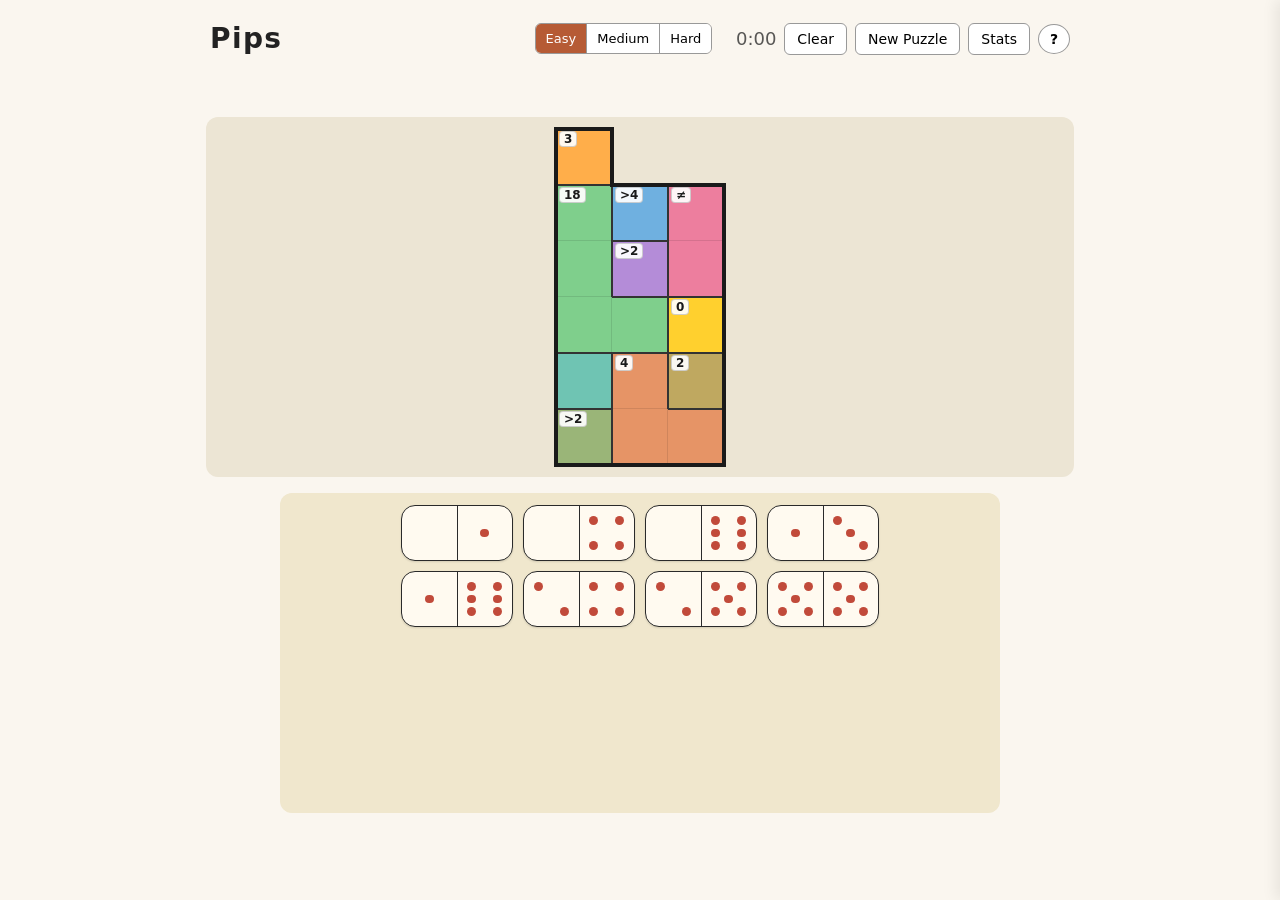
<file: index.html>
<!doctype html>
<html lang="en">
  <head>
    <meta charset="UTF-8" />
    <meta name="viewport" content="width=device-width, initial-scale=1.0" />
    <title>Pips</title>
    <link rel="icon" type="image/svg+xml" href="./favicon.svg" />
    <link rel="stylesheet" href="./src/style.css" />
  </head>
  <body>
    <div id="app">
      <header class="header">
        <h1>Pips</h1>
        <div class="header-controls">
          <div class="difficulty" role="radiogroup" aria-label="Difficulty">
            <button class="diff-btn" data-diff="easy" type="button" title="Solvable by forward deduction only">Easy</button>
            <button class="diff-btn" data-diff="medium" type="button" title="Solvable by forward deduction only">Medium</button>
            <button class="diff-btn" data-diff="hard" type="button" title="Solvable by forward deduction only">Hard</button>
          </div>
          <span id="timer" class="timer">0:00</span>
          <button id="clear-all" type="button">Clear</button>
          <button id="new-puzzle" type="button">New Puzzle</button>
          <button id="toggle-stats" type="button">Stats</button>
          <button id="show-instructions" type="button" aria-label="Instructions">?</button>
        </div>
      </header>
      <main>
        <div id="status" class="status" aria-live="polite"></div>
        <div id="board-wrap" class="board-wrap">
          <div id="board" class="board"></div>
          <div id="loading" class="loading">Generating puzzle…</div>
        </div>
        <div id="tray" class="tray"></div>
      </main>
      <aside id="stats-panel" class="stats-panel hidden" aria-hidden="true"></aside>
    </div>
    <script type="module" src="./src/main.js"></script>
  </body>
</html>
</file>
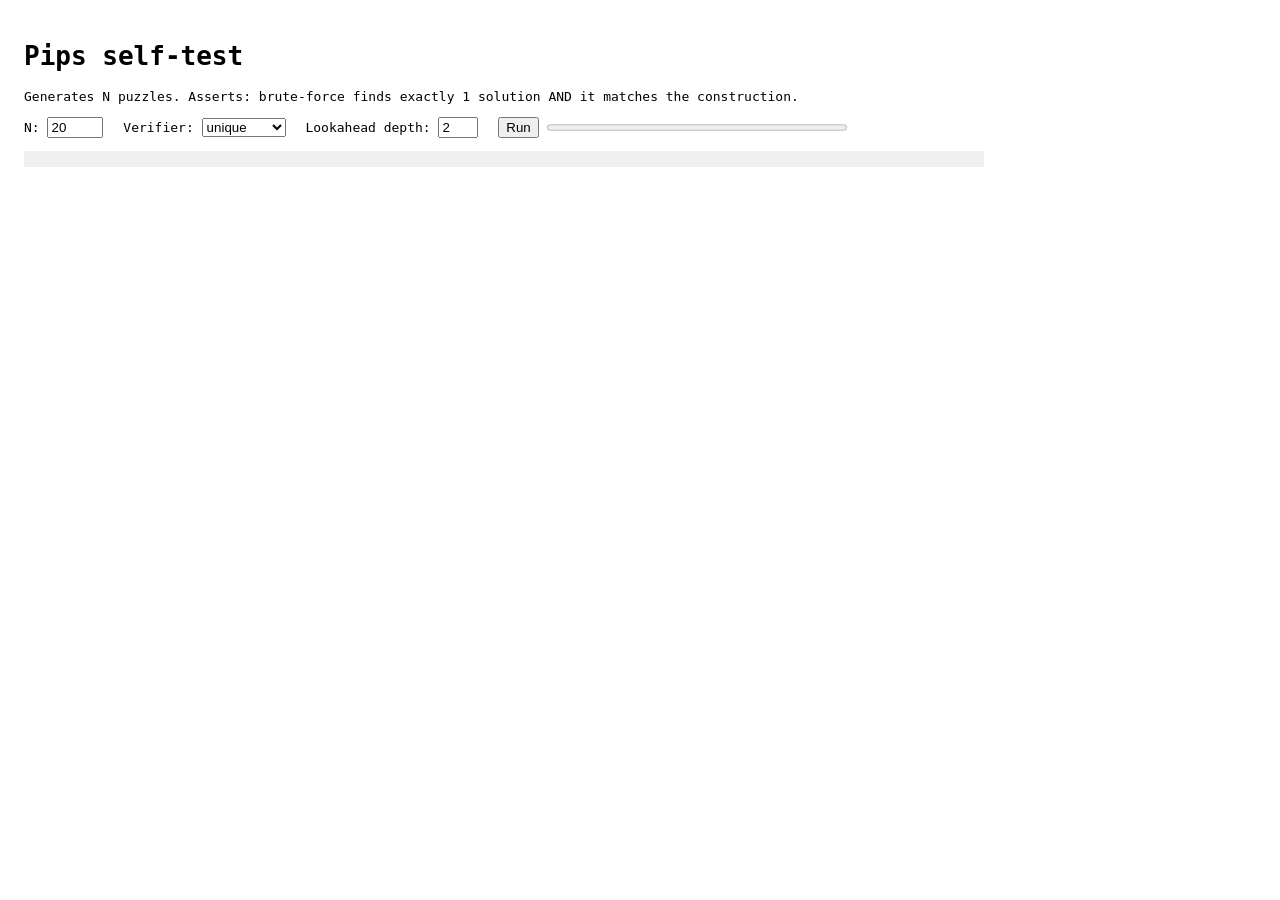
<file: selftest.html>
<!doctype html>
<html lang="en">
  <head>
    <meta charset="UTF-8" />
    <title>Pips Self-Test</title>
    <style>
      body { font-family: monospace; padding: 16px; max-width: 960px; }
      .pass { color: #2c8a4a; }
      .fail { color: #c14a3a; font-weight: bold; }
      pre { background: #f0f0f0; padding: 8px; overflow-x: auto; }
      progress { width: 300px; }
      .controls label { margin-right: 12px; }
    </style>
  </head>
  <body>
    <h1>Pips self-test</h1>
    <p>Generates N puzzles. Asserts: brute-force finds exactly 1 solution AND it matches the construction.</p>
    <p class="controls">
      <label>N: <input id="count" type="number" value="20" min="1" max="500" /></label>
      <label>Verifier:
        <select id="verifier">
          <option value="unique" selected>unique</option>
          <option value="lookahead">lookahead</option>
        </select>
      </label>
      <label>Lookahead depth: <input id="depth" type="number" value="2" min="0" max="3" /></label>
      <button id="run">Run</button>
      <progress id="progress" max="20" value="0"></progress>
    </p>
    <div id="status"></div>
    <pre id="log"></pre>
    <script type="module">
      import { generatePuzzle } from './src/puzzle/generator.js';
      import { bruteForceCount } from './src/puzzle/solver.js';

      const status = document.getElementById('status');
      const log = document.getElementById('log');
      const progress = document.getElementById('progress');

      function logLine(s, cls) {
        const span = document.createElement('span');
        if (cls) span.className = cls;
        span.textContent = s + '\n';
        log.appendChild(span);
      }

      async function run() {
        log.textContent = '';
        status.textContent = '';
        const N = parseInt(document.getElementById('count').value, 10) || 20;
        const verifier = document.getElementById('verifier').value;
        const depth = parseInt(document.getElementById('depth').value, 10) || 0;
        progress.max = N;
        progress.value = 0;

        let pass = 0, fail = 0;
        const startAll = performance.now();
        let totalGenMs = 0, totalBruteMs = 0;
        let attemptsTotal = 0;
        const sizeHist = {};
        const constraintHist = { sum: 0, eq: 0, neq: 0, each: 0, lt: 0, gt: 0, blank: 0 };

        for (let i = 0; i < N; i++) {
          await new Promise((r) => setTimeout(r, 0));

          let puzzle, attempts, durationMs;
          try {
            const diff = (new URLSearchParams(location.search)).get('difficulty') || 'easy';
            const out = generatePuzzle(Math.random, { verifier, lookaheadDepth: depth, difficulty: diff });
            puzzle = out.puzzle;
            attempts = out.attempts;
            durationMs = out.durationMs;
          } catch (e) {
            if (fail < 3) logLine(`#${i + 1}: GENERATION FAILED: ${e.message}`, 'fail');
            else if (fail === 3) logLine('… (further generation failures suppressed)', 'fail');
            fail++;
            progress.value = i + 1;
            continue;
          }
          attemptsTotal += attempts;
          totalGenMs += durationMs;
          const sizeKey = `${puzzle.cells.length}cells/${puzzle.regions.length}reg`;
          sizeHist[sizeKey] = (sizeHist[sizeKey] || 0) + 1;
          for (const r of puzzle.regions) constraintHist[r.constraint.kind]++;

          const t2 = performance.now();
          const sols = bruteForceCount(puzzle, 2, 2_000_000);
          totalBruteMs += performance.now() - t2;

          // bruteForceCount returns "aborted" sentinels (length 2 with .aborted)
          // when it exhausts its node budget — treat as uncertain, don't fail.
          if (sols.length === 2 && sols[0].aborted) {
            // Skip; trust the generator's verifier.
            pass++;
            progress.value = i + 1;
            continue;
          }
          if (sols.length !== 1) {
            logLine(`#${i + 1}: brute force found ${sols.length} solutions, expected 1`, 'fail');
            fail++;
            progress.value = i + 1;
            continue;
          }

          // Verify the constructed solution is what brute force found.
          let match = true;
          for (let c = 0; c < puzzle.cells.length; c++) {
            if (sols[0].cellValue[c] !== puzzle.solution.cellValue[c]) { match = false; break; }
          }
          if (!match) {
            logLine(`#${i + 1}: brute solution disagrees with constructed solution`, 'fail');
            fail++;
            progress.value = i + 1;
            continue;
          }

          pass++;
          progress.value = i + 1;
        }

        const totalAll = performance.now() - startAll;
        logLine('');
        logLine(`Passed:  ${pass}/${N}`, pass === N ? 'pass' : 'fail');
        logLine(`Failed:  ${fail}/${N}`, fail === 0 ? 'pass' : 'fail');
        if (pass > 0) {
          logLine(`Avg gen attempts: ${(attemptsTotal / pass).toFixed(1)}`);
          logLine(`Avg gen time: ${(totalGenMs / pass).toFixed(0)}ms`);
          logLine(`Avg brute-force verify time: ${(totalBruteMs / pass).toFixed(1)}ms`);
        }
        logLine(`Total wall: ${totalAll.toFixed(0)}ms`);
        logLine('Size histogram:');
        for (const k of Object.keys(sizeHist).sort()) logLine(`  ${k}: ${sizeHist[k]}`);
        logLine('Constraint kinds across all regions:');
        for (const k of Object.keys(constraintHist)) if (constraintHist[k]) logLine(`  ${k}: ${constraintHist[k]}`);
      }

      document.getElementById('run').addEventListener('click', run);

      // Auto-run when ?auto=1[&n=N][&verifier=unique|lookahead][&depth=K]
      const params = new URLSearchParams(location.search);
      if (params.get('auto') === '1') {
        if (params.get('n')) document.getElementById('count').value = params.get('n');
        if (params.get('verifier')) document.getElementById('verifier').value = params.get('verifier');
        if (params.get('depth')) document.getElementById('depth').value = params.get('depth');
        run().then(() => {
          // Mark completion so headless drivers know to dump.
          document.body.setAttribute('data-done', '1');
        });
      }
    </script>
  </body>
</html>
</file>
<file: src/style.css>
:root {
  /* Cell size scales with viewport width on small screens so the board and
     tray fit on phones. Floor at 40px to keep touch targets usable; ceiling
     at 56px so wide screens don't grow boards beyond the design. */
  --cell: clamp(40px, 12vw, 56px);
  --bg: #faf6ef;
  --board-bg: #ece5d4;
  --grid-line: rgba(0, 0, 0, 0.10);
  --region-line: #333;
  --region-line-strong: #222;
  --domino-bg: #fffaf0;
  --domino-border: #2a2a2a;
  --pip: #c14a3a;
  --pip-locked: #1a1a1a;
  --accent: #b65b35;
  --good: #2c8a4a;
  --bad: #c14a3a;
}

* { box-sizing: border-box; }

body {
  margin: 0;
  font-family: -apple-system, BlinkMacSystemFont, "Segoe UI", system-ui, sans-serif;
  background: var(--bg);
  color: #222;
  -webkit-user-select: none;
  user-select: none;
  overflow-x: hidden;
}

#app {
  max-width: 900px;
  margin: 0 auto;
  padding: 16px;
}

.header {
  display: flex;
  align-items: center;
  justify-content: space-between;
  flex-wrap: wrap;
  gap: 10px;
  padding: 6px 4px 18px;
}
.header h1 {
  margin: 0;
  font-weight: 700;
  font-size: 28px;
  letter-spacing: 0.05em;
}
.header-controls {
  display: flex;
  gap: 8px;
  row-gap: 8px;
  align-items: center;
  flex-wrap: wrap;
  justify-content: flex-end;
}
.timer {
  font-variant-numeric: tabular-nums;
  font-size: 18px;
  min-width: 56px;
  text-align: right;
  opacity: 0.75;
}
button {
  background: #fff;
  border: 1px solid #999;
  border-radius: 6px;
  padding: 7px 12px;
  font-size: 14px;
  cursor: pointer;
  font-family: inherit;
}
button:hover { background: #f3edd7; }
button:active { background: #e7dfb7; }

.difficulty {
  display: inline-flex;
  border: 1px solid #999;
  border-radius: 6px;
  overflow: hidden;
}
.difficulty .diff-btn {
  border: none;
  border-radius: 0;
  padding: 7px 10px;
  font-size: 13px;
  background: #fff;
}
.difficulty .diff-btn + .diff-btn { border-left: 1px solid #999; }
.difficulty .diff-btn[aria-pressed="true"] { background: var(--accent); color: #fff; }
.difficulty .diff-btn[aria-pressed="true"]:hover { background: var(--accent); color: #fff; }

.status {
  min-height: 28px;
  font-size: 16px;
  font-weight: 600;
  text-align: center;
  margin: 8px 0;
}
.status.good { color: var(--good); }
.status.bad { color: var(--bad); }

.board-wrap {
  display: flex;
  justify-content: center;
  position: relative;
  margin: 0 auto;
  padding: 12px;
  background: var(--board-bg);
  border-radius: 12px;
}

.board {
  position: relative;
  display: grid;
  background: transparent;
  /* grid-template set inline */
}
.board::after {
  content: '';
  position: absolute;
  inset: 0;
  pointer-events: none;
}

.cell {
  width: var(--cell);
  height: var(--cell);
  position: relative;
  background: #fffdf6;
}
.cell.blocked { background: transparent; visibility: hidden; }

/* thin grid lines on every cell */
.cell::before {
  content: '';
  position: absolute;
  inset: 0;
  border-right: 1px solid var(--grid-line);
  border-bottom: 1px solid var(--grid-line);
  pointer-events: none;
}

/* region edges drawn as overlaid spans on the appropriate sides */
.cell .edge-overlay {
  position: absolute; inset: 0; pointer-events: none;
}
.cell .edge-overlay > span { position: absolute; background: var(--region-line); }
.cell .edge-overlay .e-top    { top: -1px; left: 0; right: 0; height: 2px; }
.cell .edge-overlay .e-right  { top: 0; right: -1px; bottom: 0; width: 2px; }
.cell .edge-overlay .e-bottom { bottom: -1px; left: 0; right: 0; height: 2px; }
.cell .edge-overlay .e-left   { top: 0; left: -1px; bottom: 0; width: 2px; }
/* Edges that border the outside of the grid are thicker + darker so the
   board outline reads clearly against region boundaries. Each boundary span
   extends into the perpendicular axis (left/right for horizontal spans,
   top/bottom for vertical spans) so corners fill without notches. */
.cell .edge-overlay > span.boundary { background: #1a1a1a; z-index: 4; }
.cell .edge-overlay .e-top.boundary    { top: -2px;    left: -2px;   right: -2px;  height: 4px; }
.cell .edge-overlay .e-right.boundary  { right: -2px;  top: -2px;    bottom: -2px; width: 4px; }
.cell .edge-overlay .e-bottom.boundary { bottom: -2px; left: -2px;   right: -2px;  height: 4px; }
.cell .edge-overlay .e-left.boundary   { left: -2px;   top: -2px;    bottom: -2px; width: 4px; }

.region-label {
  position: absolute;
  font-size: 12px;
  line-height: 14px;
  font-weight: 700;
  color: #1a1a1a;
  background: rgba(255, 255, 255, 0.92);
  border: 1px solid rgba(0, 0, 0, 0.18);
  border-radius: 4px;
  padding: 0 4px;
  pointer-events: none;
  white-space: nowrap;
  z-index: 5;
}

.slot-highlight {
  position: absolute;
  pointer-events: none;
  border: 2px dashed var(--accent);
  border-radius: 4px;
  opacity: 0;
  transition: opacity 100ms;
}
.slot-highlight.show { opacity: 1; }

.tray {
  position: relative;
  width: 100%;
  max-width: 720px;
  margin: 16px auto 0;
  padding: 12px;
  min-height: calc(5 * var(--cell) + 40px);
  border-radius: 12px;
  background: #f0e7cd;
  overflow: visible;
}

.domino {
  position: absolute;
  display: flex;
  background: var(--domino-bg);
  border: 1.5px solid var(--domino-border);
  border-radius: 14px;
  cursor: grab;
  touch-action: none;
  box-shadow: 0 1px 2px rgba(0, 0, 0, 0.12);
  width: calc(2 * var(--cell));
  height: var(--cell);
  z-index: 2;
}
/* Once placed on the board, dominoes are translucent so the region color
   underneath remains clearly visible. Tray + drag visuals stay fully opaque. */
.board > .domino {
  background: rgba(255, 250, 240, 0.50);
}
/* Locked placed dominoes read as committed: more opaque, accent border. */
.board > .domino.locked {
  box-shadow: inset 0 0 0 3px var(--domino-border);
  cursor: pointer;
}
.board > .domino.locked .pip { background: var(--pip-locked); }
.domino.vertical { flex-direction: column; width: var(--cell); height: calc(2 * var(--cell)); }
.domino:active { cursor: grabbing; }
.domino.dragging { cursor: grabbing; box-shadow: 0 6px 14px rgba(0, 0, 0, 0.20); z-index: 1000; }

.domino .half {
  flex: 1;
  position: relative;
  display: grid;
  grid-template-columns: repeat(3, 1fr);
  grid-template-rows: repeat(3, 1fr);
  /* Use --cell-relative padding so pip sizes stay constant when the domino is
     rotated. (Percentage padding resolves against the domino's width, which
     differs between horizontal and vertical orientations.) */
  padding: calc(0.14 * var(--cell));
  gap: 0;
}
.domino.horizontal .half:first-child { border-right: 1.5px solid var(--domino-border); }
.domino.vertical .half:first-child { border-bottom: 1.5px solid var(--domino-border); }

.pip {
  background: var(--pip);
  border-radius: 50%;
  align-self: center;
  justify-self: center;
  width: 70%;
  height: 70%;
}

.placed-domino {
  position: absolute;
}

.loading {
  position: absolute;
  inset: 0;
  display: flex;
  align-items: center;
  justify-content: center;
  font-size: 14px;
  color: #666;
  background: rgba(250, 246, 239, 0.85);
}
.loading.hidden { display: none; }

.stats-panel {
  position: fixed;
  top: 0; right: 0; height: 100vh; width: 320px;
  background: #fff;
  border-left: 1px solid #d4cba8;
  box-shadow: -4px 0 14px rgba(0, 0, 0, 0.08);
  padding: 18px;
  overflow-y: auto;
  transform: translateX(0);
  transition: transform 200ms;
  z-index: 10;
}
.stats-panel.hidden { transform: translateX(100%); pointer-events: none; }
.stats-header { display: flex; align-items: center; justify-content: space-between; margin-bottom: 4px; }
.stats-panel h2 { margin: 0 0 8px; font-size: 18px; }
.stats-close {
  background: transparent;
  border: none;
  font-size: 26px;
  line-height: 1;
  padding: 4px 10px;
  cursor: pointer;
  color: #555;
}
.stats-close:hover { color: #000; }
.stats-section { margin-top: 16px; padding-top: 10px; border-top: 1px solid #e5dec3; }
.stats-section:first-of-type { margin-top: 4px; padding-top: 0; border-top: none; }
.stats-section-title { margin: 0 0 6px; font-size: 14px; text-transform: uppercase; letter-spacing: 0.06em; color: #555; }
.stat-row { display: flex; justify-content: space-between; padding: 4px 0; font-size: 14px; }
.stat-row span:last-child { font-variant-numeric: tabular-nums; font-weight: 600; }
.histogram { margin-top: 4px; }
.histogram svg { display: block; }
.histogram-label { margin-top: 10px; font-size: 11px; text-transform: uppercase; letter-spacing: 0.06em; color: #777; }
.stats-actions { margin-top: 12px; }
.stats-actions button { font-size: 12px; padding: 4px 8px; }

/* ---- personal-best celebration overlay ---- */
.celebrate {
  position: fixed;
  inset: 0;
  display: flex;
  align-items: center;
  justify-content: center;
  z-index: 1000;
  pointer-events: auto;
  background: rgba(0, 0, 0, 0.0);
  cursor: pointer;
}
.celebrate-card {
  position: relative;
  background: rgba(255, 255, 250, 0.97);
  border: 4px solid var(--accent);
  border-radius: 20px;
  padding: 26px 36px;
  text-align: center;
  box-shadow: 0 12px 32px rgba(0, 0, 0, 0.20);
  animation: celebrate-pop 480ms cubic-bezier(.2,.9,.2,1.4) both;
  z-index: 2;
}
.celebrate-animal {
  display: block;
  font-size: 84px;
  line-height: 1;
  animation: celebrate-bounce 900ms ease-in-out 480ms infinite alternate;
}
.celebrate-text {
  margin-top: 10px;
  font-size: 22px;
  font-weight: 800;
  color: var(--accent);
  letter-spacing: 0.02em;
}
.celebrate-particle {
  position: absolute;
  top: 50%;
  left: 50%;
  transform: translate(-50%, -50%);
  pointer-events: none;
  animation: celebrate-burst 1500ms cubic-bezier(.2,.7,.2,1) forwards;
  z-index: 1;
}
.celebrate-fading { animation: celebrate-fadeout 380ms forwards; }

@keyframes celebrate-pop {
  0%   { transform: scale(0.3) rotate(-8deg); opacity: 0; }
  60%  { transform: scale(1.08) rotate(2deg); opacity: 1; }
  100% { transform: scale(1)    rotate(0); opacity: 1; }
}
@keyframes celebrate-bounce {
  from { transform: translateY(0) rotate(-3deg); }
  to   { transform: translateY(-6px) rotate(3deg); }
}
@keyframes celebrate-burst {
  0%   { transform: translate(-50%, -50%) scale(0.4); opacity: 1; }
  20%  { opacity: 1; }
  100% { transform: translate(calc(-50% + var(--dx)), calc(-50% + var(--dy))) scale(1.1); opacity: 0; }
}
@keyframes celebrate-fadeout {
  to { opacity: 0; }
}

/* ---- Instructions modal ---- */
#show-instructions {
  font-weight: 700;
  width: 32px;
  padding: 6px 0;
  border-radius: 50%;
}
.instructions-overlay {
  position: fixed;
  inset: 0;
  display: flex;
  align-items: center;
  justify-content: center;
  background: rgba(0, 0, 0, 0.45);
  opacity: 0;
  pointer-events: none;
  transition: opacity 160ms;
  z-index: 500;
}
.instructions-overlay.show { opacity: 1; pointer-events: auto; }
.instructions-card {
  position: relative;
  background: #fffaf0;
  border-radius: 12px;
  padding: 22px 24px;
  max-width: 460px;
  width: calc(100% - 32px);
  max-height: calc(100vh - 80px);
  overflow-y: auto;
  box-shadow: 0 12px 32px rgba(0, 0, 0, 0.25);
  font-size: 14px;
  line-height: 1.5;
}
.instructions-card h2 { margin: 0 0 8px; font-size: 20px; }
.instructions-card h3 { margin: 16px 0 6px; font-size: 15px; }
.instructions-card p, .instructions-card ul { margin: 8px 0; }
.instructions-card ul { padding-left: 20px; }
.instructions-card li { margin-bottom: 4px; }
.instructions-close {
  position: absolute;
  top: 6px;
  right: 8px;
  background: transparent;
  border: none;
  font-size: 26px;
  line-height: 1;
  padding: 4px 10px;
  cursor: pointer;
  color: #555;
}
.instructions-close:hover { color: #000; }
.instructions-ok {
  margin-top: 12px;
  display: block;
  width: 100%;
  background: var(--accent);
  color: #fff;
  border-color: var(--accent);
  padding: 8px;
  font-weight: 600;
}
.instructions-ok:hover { background: #9b4c2c; }

/* ---- Narrow viewports (phones) ---- */
@media (max-width: 480px) {
  #app { padding: 8px; }
  .header { padding: 4px 2px 12px; }
  .header h1 { font-size: 22px; }
  .header-controls { gap: 6px; }
  button { padding: 6px 9px; font-size: 13px; }
  .difficulty .diff-btn { padding: 6px 8px; font-size: 12px; }
  .timer { font-size: 16px; min-width: 44px; }
  .board-wrap { padding: 8px; }
  .stats-panel { width: 100%; max-width: 360px; padding: 14px; }
}
</file>
